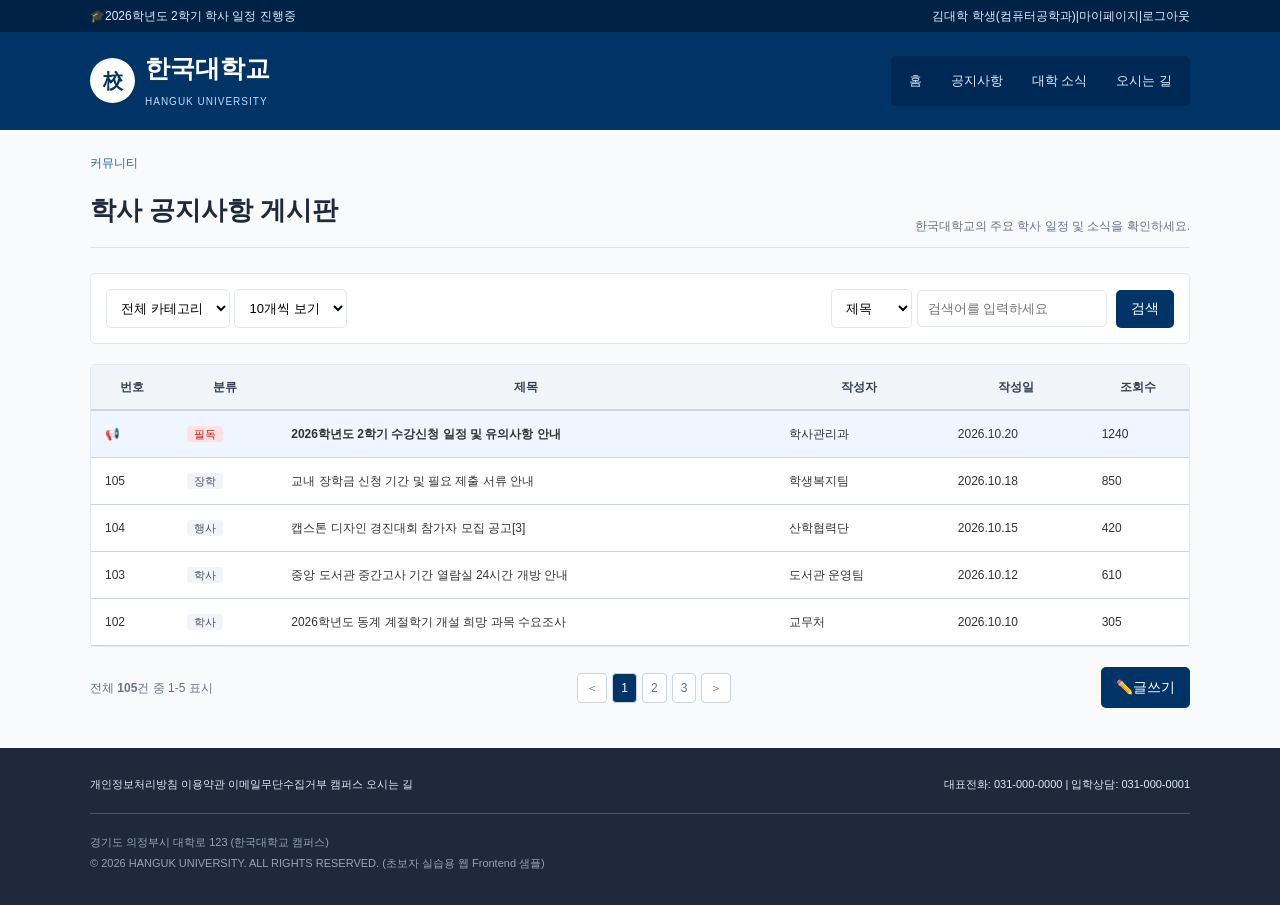
<file: board.html>
<!DOCTYPE html>
<html lang="en">
<head>
    <meta charset="UTF-8">
    <meta name="viewport" content="width=device-width, initial-scale=1.0">
    <link rel="stylesheet" href="css/style.css">
    <title>한국대학교 메인</title>
</head>
<body>
    <div class="top">
        <div class="wrap topin">
            <span>🎓2026학년도 2학기 학사 일정 진행중</span>
            <span>김대학 학생(컴퓨터공학과)|<a href="#">마이페이지</a>|<a href="#">로그아웃</a></span>
        </div>
    </div>

    <header>
        <div class="wrap headin">
            <a href="index.html" class="logo">
                <span class="mark">校</span>
                <span>
                    <b>한국대학교</b>
                    <small>HANGUK UNIVERSITY</small>    
                </span>    
            </a>
            <nav>
                <a href="index.html">홈</a>
                <a href="board.html">공지사항</a>
                <a href="#">대학 소식</a>
                <a href="#">오시는 길</a>
            </nav>
        </div>
    </header>

    <main class="wrap main">
       <div class="page-title">
            <div>
                <small>커뮤니티</small>
                <h1>학사 공지사항 게시판</h1>
            </div>
            <p>한국대학교의 주요 학사 일정 및 소식을 확인하세요.</p>
       </div>
       <div class="search">
            <div>
                <select>
                    <option>전체 카테고리</option>
                    <option>학사</option>
                    <option>장학</option>
                    <option>행사</option>
                </select>
                <select>
                    <option>10개씩 보기</option>
                    <option>20개씩 보기</option>
                </select>
            </div>
            <div>
                <select>
                    <option>제목</option>
                    <option>작성자</option>
                </select>
                <input type="text" placeholder="검색어를 입력하세요">
                <button class="btn navy-btn">검색</button>
            </div>
       </div>
       <div class="table-box">
            <table>
                <thead>
                    <tr>
                        <th>번호</th>
                        <th>분류</th>
                        <th>제목</th>
                        <th>작성자</th>
                        <th>작성일</th>
                        <th>조회수</th>
                    </tr>
                </thead>
                <tbody>
                    <tr class="pinned"> <!--게시판 고정글--> 
                        <td>📢</td>
                        <td><em>필독</em></td>
                        <td><a href="view.html"><b>2026학년도 2학기 수강신청 일정 및 유의사항 안내</b></a></td>
                        <td>학사관리과</td>
                        <td>2026.10.20</td>
                        <td>1240</td>
                    </tr>
                    <tr>
                        <td>105</td>
                        <td><label>장학</label></td>
                        <td><a href="view.html">교내 장학금 신청 기간 및 필요 제출 서류 안내</a></td>
                        <td>학생복지팀</td>
                        <td>2026.10.18</td>
                        <td>850</td>
                    </tr>
                    <tr>
                        <td>104</td>
                        <td><label>행사</label></td>
                        <td><a href="view.html">캡스톤 디자인 경진대회 참가자 모집 공고<span>[3]</span></a></td>
                        <td>산학협력단</td>
                        <td>2026.10.15</td>
                        <td>420</td>
                    </tr>
                    <tr>
                        <td>103</td>
                        <td><label>학사</label></td>
                        <td><a href="view.html">중앙 도서관 중간고사 기간 열람실 24시간 개방 안내</a></td>
                        <td>도서관 운영팀</td>
                        <td>2026.10.12</td>
                        <td>610</td>
                    </tr>
                    <tr>
                        <td>102</td>
                        <td><label>학사</label></td>
                        <td><a href="view.html">2026학년도 동계 계절학기 개설 희망 과목 수요조사</a></td>
                        <td>교무처</td>
                        <td>2026.10.10</td>
                        <td>305</td>
                    </tr>
                </tbody>
            </table>
        </div>
        <div class="page-link">
            <span>전체 <b>105</b>건 중 1-5 표시</span>
            <div class="pages">
                <a href="#">＜</a>
                <a href="#" class="selected">1</a>
                <a href="#">2</a>
                <a href="#">3</a>
                <a href="#">＞</a>
            </div>
            <a href="writing.html" class="btn navy-btn">✏️글쓰기</a>
        </div>
    </main>

    <footer>
        <div class="wrap">
            <div class="footerlink">
                개인정보처리방침 이용약관 이메일무단수집거부 캠퍼스 오시는 길
                <span>대표전화: 031-000-0000 | 입학상담: 031-000-0001</span>
            </div>
            <p>경기도 의정부시 대학로 123 (한국대학교 캠퍼스)</p>
            <p>© 2026 HANGUK UNIVERSITY. ALL RIGHTS RESERVED. (초보자 실습용 웹 Frontend 샘플)</p>
        </div>
    </footer>
</body>
</html>
</file>
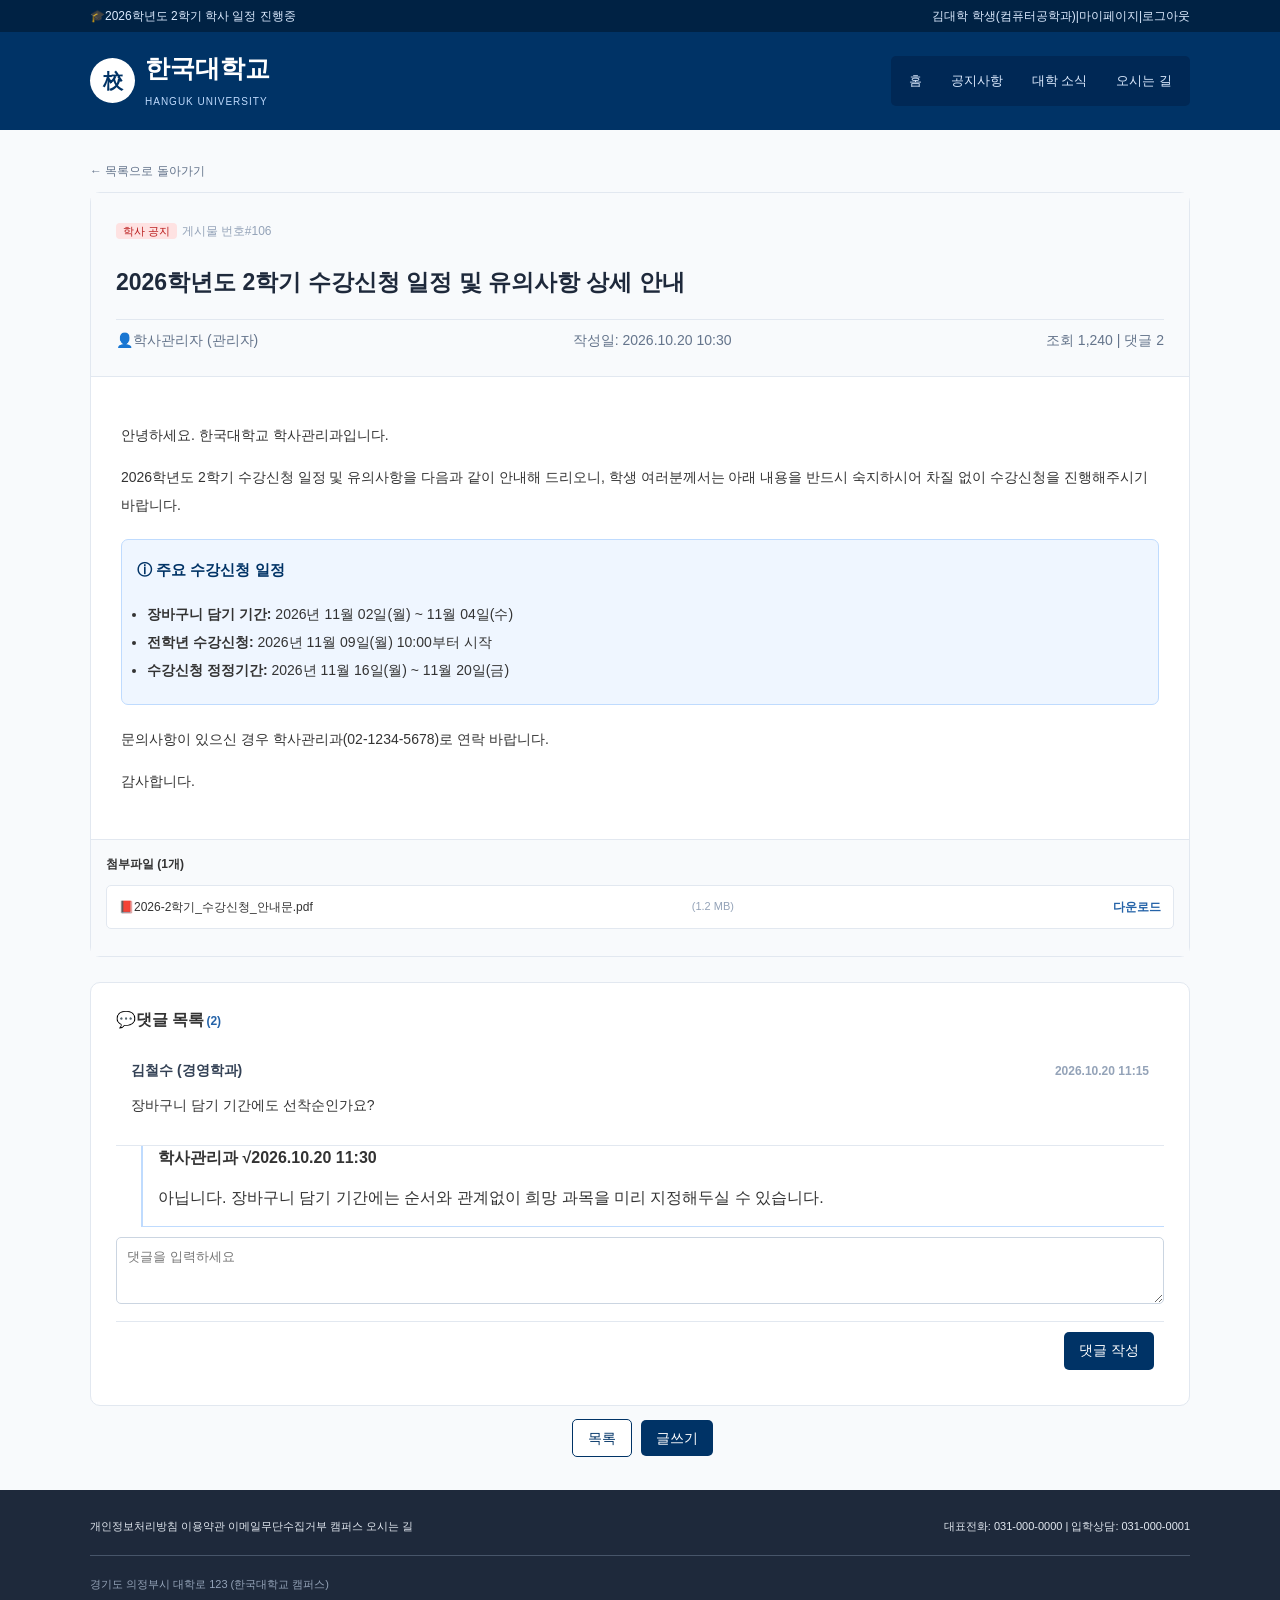
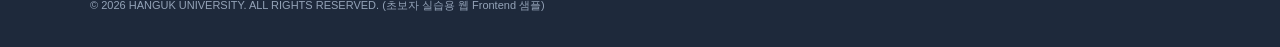
<file: view.html>
<!DOCTYPE html>
<html lang="en">
<head>
    <meta charset="UTF-8">
    <meta name="viewport" content="width=device-width, initial-scale=1.0">
    <link rel="stylesheet" href="css/style.css">
    <title>게시판 | 글내용</title>
</head>
<body>
    <div class="top">
        <div class="wrap topin">
            <span>🎓2026학년도 2학기 학사 일정 진행중</span>
            <span>김대학 학생(컴퓨터공학과)|<a href="#">마이페이지</a>|<a href="#">로그아웃</a></span>
        </div>
    </div>

    <header>
        <div class="wrap headin">
            <a href="index.html" class="logo">
                <span class="mark">校</span>
                <span>
                    <b>한국대학교</b>
                    <small>HANGUK UNIVERSITY</small>    
                </span>    
            </a>
            <nav>
                <a href="index.html">홈</a>
                <a href="board.html">공지사항</a>
                <a href="#">대학 소식</a>
                <a href="#">오시는 길</a>
            </nav>
        </div>
    </header>

    <main class="wrap main">
        <p class="back"><a href="board.html">← 목록으로 돌아가기</a></p>
        <!--공지사항 내용-->  
        <article class="article">
            <div class="article-head">
                <em>학사 공지</em> <small>게시물 번호#106</small>
                <h1>2026학년도 2학기 수강신청 일정 및 유의사항 상세 안내</h1>
                <div class="meta">
                    <span>👤학사관리자 (관리자)</span>
                    <span>작성일: 2026.10.20 10:30</span>
                    <span>조회 1,240 | 댓글 2</span>
                </div>
            </div>
            <div class="article-body">
                <p>안녕하세요. 한국대학교 학사관리과입니다.</p>
                <p>2026학년도 2학기 수강신청 일정 및 유의사항을 다음과 같이 안내해 드리오니, 
                   학생 여러분께서는 아래 내용을 반드시 숙지하시어 차질 없이 수강신청을 진행해주시기 바랍니다.</p>
                <div class="schedule">
                    <h3>ⓘ 주요 수강신청 일정</h3>
                    <ul>
                        <li><b>장바구니 담기 기간:</b> 2026년 11월 02일(월) ~ 11월 04일(수)</li>
                        <li><b>전학년 수강신청:</b> 2026년 11월 09일(월) 10:00부터 시작</li>
                        <li><b>수강신청 정정기간:</b> 2026년 11월 16일(월) ~ 11월 20일(금)</li>
                    </ul>
                </div>
                <p>문의사항이 있으신 경우 학사관리과(02-1234-5678)로 연락 바랍니다.</p>
                <p>감사합니다.</p>
            </div>
            <div class="attachment">
                <b>첨부파일 (1개)</b>
                <p>📕2026-2학기_수강신청_안내문.pdf <small>(1.2 MB)</small>
                <a href="#">다운로드</a></p>
            </div>
        </article>
        <!--댓글 목록-->
        <section class="comments">
            <h2>💬댓글 목록<span class="comments-count">(2)</span></h2>
            <div class="comments-text">
                <b>김철수 (경영학과)<span>2026.10.20 11:15</span></b>
                <p>장바구니 담기 기간에도 선착순인가요?</p>
            </div>
            <div class="comments-reply">
                <b>학사관리과 √<span>2026.10.20 11:30</span></b>
                <p>아닙니다. 장바구니 담기 기간에는 순서와 관계없이 희망 과목을 
                   미리 지정해두실 수 있습니다.</p>
            </div>
            <textarea rows="3" placeholder="댓글을 입력하세요"></textarea>
            <div class="action">
                <button class="btn navy-btn">댓글 작성</button>
            </div>
        </section>
        <div class="buttons">
            <a href="board.html" class="btn white-btn">목록</a>
            <a href="board.html" class="btn navy-btn">글쓰기</a>
        </div>
    </main>

    <footer>
        <div class="wrap">
            <div class="footerlink">
                개인정보처리방침 이용약관 이메일무단수집거부 캠퍼스 오시는 길
                <span>대표전화: 031-000-0000 | 입학상담: 031-000-0001</span>
            </div>
            <p>경기도 의정부시 대학로 123 (한국대학교 캠퍼스)</p>
            <p>© 2026 HANGUK UNIVERSITY. ALL RIGHTS RESERVED. (초보자 실습용 웹 Frontend 샘플)</p>
        </div>
    </footer>
</body>
</html>
</file>
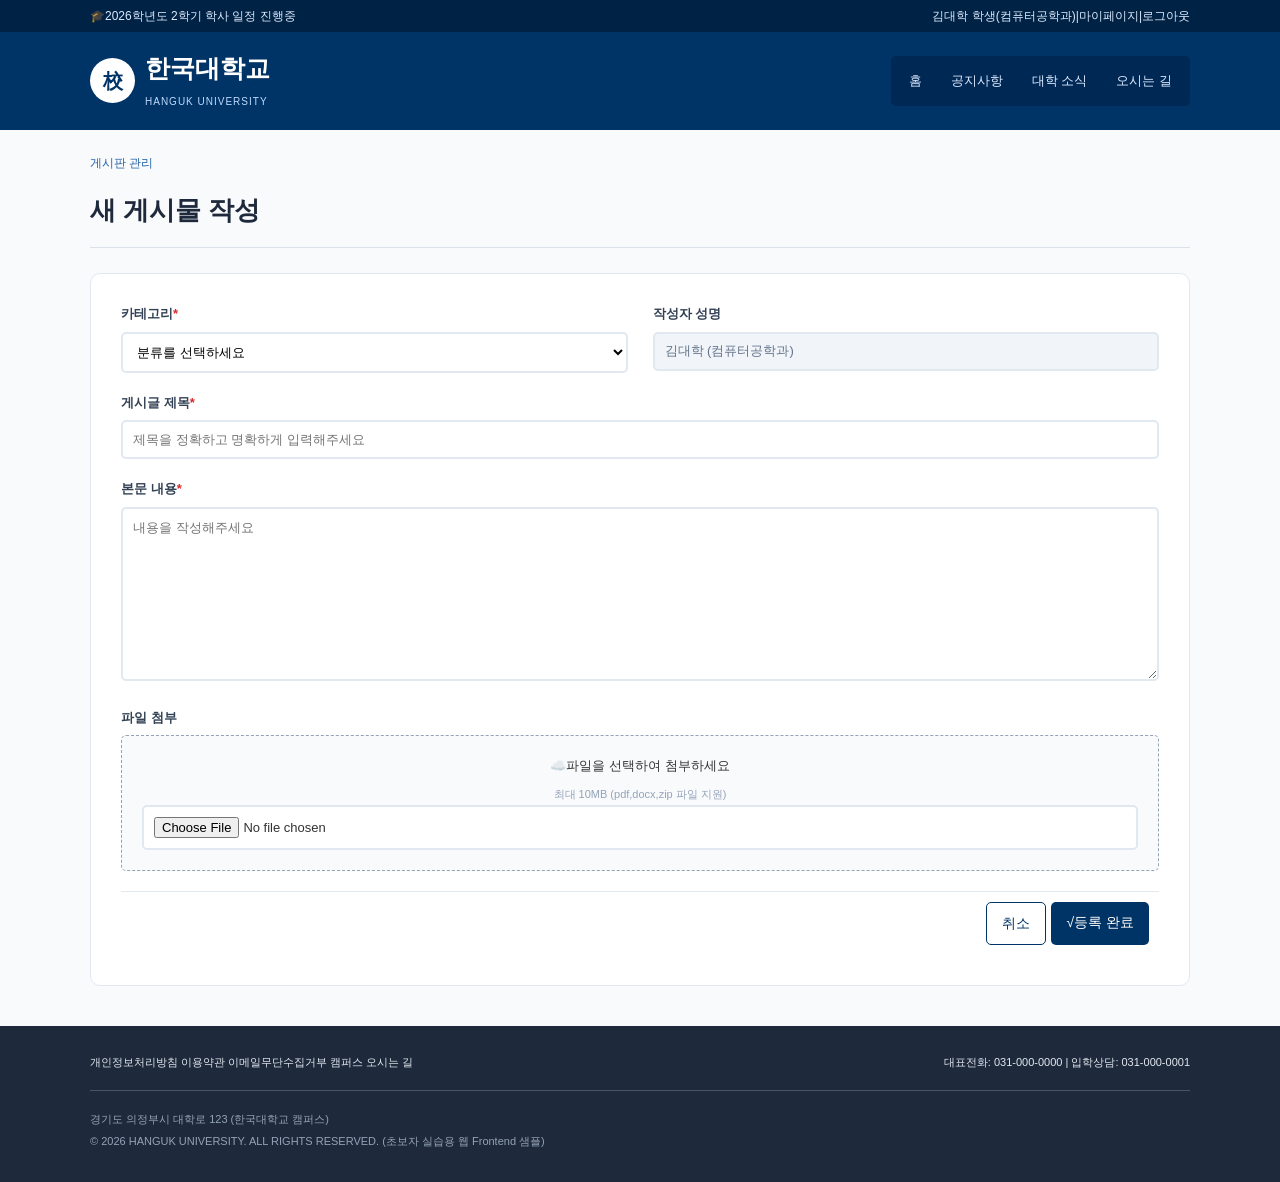
<file: writing.html>
<!DOCTYPE html>
<html lang="en">
<head>
    <meta charset="UTF-8">
    <meta name="viewport" content="width=device-width, initial-scale=1.0">
    <link rel="stylesheet" href="css/style.css">
    <title>게시판 | 새 게시물 작성</title>
</head>
<body>
    <div class="top">
        <div class="wrap topin">
            <span>🎓2026학년도 2학기 학사 일정 진행중</span>
            <span>김대학 학생(컴퓨터공학과)|<a href="#">마이페이지</a>|<a href="#">로그아웃</a></span>
        </div>
    </div>

    <header>
        <div class="wrap headin">
            <a href="index.html" class="logo">
                <span class="mark">校</span>
                <span>
                    <b>한국대학교</b>
                    <small>HANGUK UNIVERSITY</small>    
                </span>    
            </a>
            <nav>
                <a href="index.html">홈</a>
                <a href="board.html">공지사항</a>
                <a href="#">대학 소식</a>
                <a href="#">오시는 길</a>
            </nav>
        </div>
    </header>

    <main class="wrap main">
        <div class="page-title">
            <div>
                <small>게시판 관리</small>
                <h1>새 게시물 작성</h1>
            </div>
       </div>
       <!--글쓰기 폼-->
       <section class="formpanel">
            <div class="form-row">
                <!--카테고리-->
                <div class="field">
                    <label>카테고리<b class="red">*</b></label>
                    <select>
                        <option>분류를 선택하세요</option>
                        <option>학사 공지</option>
                        <option>장학 안내</option>
                        <option>행사/모집</option>
                    </select>
                </div>
                <!--작성자 성명-->
                <div class="field">
                    <label>작성자 성명</label>
                    <input type="text" value="김대학 (컴퓨터공학과)" readonly>
                </div>
            </div>
            <!--게시글 제목-->
            <div class="field">
                <label>게시글 제목<b class="red">*</b></label>
                <input type="text" placeholder="제목을 정확하고 명확하게 입력해주세요">
            </div>
            <!--본문 내용-->
            <div class="field">
                <label>본문 내용<b class="red">*</b></label>
                <textarea rows="10" placeholder="내용을 작성해주세요"></textarea>
            </div>
            <!--파일 첨부-->
            <div class="field">
                <label>파일 첨부</label>
                <div class="upload">
                    <p>☁️파일을 선택하여 첨부하세요</p>
                    <small>최대 10MB (pdf,docx,zip 파일 지원)</small>
                    <input type="file">
                </div>
            </div>
            <!--등록, 취소 버튼-->
            <div class="action">
                <a href="board.html" class="btn white-btn">취소</a>
                <button class="btn navy-btn">√등록 완료</button>
            </div>
       </section>
    </main>

    <footer>
        <div class="wrap">
            <div class="footerlink">
                개인정보처리방침 이용약관 이메일무단수집거부 캠퍼스 오시는 길
                <span>대표전화: 031-000-0000 | 입학상담: 031-000-0001</span>
            </div>
            <p>경기도 의정부시 대학로 123 (한국대학교 캠퍼스)</p>
            <p>© 2026 HANGUK UNIVERSITY. ALL RIGHTS RESERVED. (초보자 실습용 웹 Frontend 샘플)</p>
        </div>
    </footer>
</body>
</html>
</file>
<file: css/style.css>
/* 공통 기본 설정 */
* {
    box-sizing: border-box;
}

body {
    margin: 0;
    font-family: Arial, "맑은 고딕", sans-serif;
    color: #333;
    background-color: #f8fafc;
    line-height: 1.5;
}

a {
    color: inherit;
    text-decoration: none;
}

a:hover {
    text-decoration: underline;
}

.wrap {
    max-width: 1100px;
    margin: 0 auto;
}

/* top 디자인 */
.top {
    background-color: #002244;
    color: #dbeafe;
    font-size: 12px;
    padding: 7px 0;
}

.topin {
    display: flex;
    justify-content: space-between;
    gap: 10px;
}

.headin {
    display: flex;
    justify-content: space-between;
    align-items: center;
    padding: 18px 0;
}

/* header 디자인 */
header {
    background-color: #003366;
    color: white;
}

.logo {
    display: flex;
    gap: 10px;
    align-items: center;
}

.mark {
    display: flex;
    justify-content: center;
    align-items: center;
    width: 45px;
    height: 45px;
    border-radius: 50%; /* 원 테두리 디자인 */
    background-color: white;
    color: #003366;
    font-size: 20px;
    font-weight: bold;
}

.logo b {
    display: block;
    font-size: 25px;
}

.logo small {
    font-size: 10px;
    color: #bfdbfe;
    letter-spacing: 1px;
}

nav {
    display: flex;
    gap: 5px;
    background-color: #002855;
    font-size: 13px;
    padding: 6px;
    border-radius: 5px;
}

nav a {
    color: #dbeafe;
    padding: 9px 12px;
}

nav a:hover {
    background-color: #2563a8;
    color: white;
    text-decoration: none;
    border-radius: 5px;
}

/* main 디자인 */
.main {
    padding-top: 20px;
    padding-bottom: 40px;
    min-height: 600px;
}

.hero {
    background: linear-gradient(110deg, #003366, #005599);
    border-radius: 15px;
    color: white;
    padding: 40px;
    position: relative;
}

.pill {
    background-color: #245985;
    border: 1px solid #6496c4;
    border-radius: 20px;
    padding: 4px 7px;
    font-size: 12px;
}

.hero h1 {
    font-size: 32px;
}

.hero p {
    font-size: 14px;
    color: #dbeafe;
}

/* 공통 버튼 디자인 */
.btn {
    border: 0;
    text-align: center;
    padding: 10px 15px;
    font-family: inherit;
    border-radius: 5px;
    font-size: 14px;
    background-color: #bfdbfe;
}

.btn:hover {
    text-decoration: none;
    opacity: 0.9;
}

.orange-btn {
    background-color: #e67e22;
    color: white;
}

.white-btn {
    background-color: white;
    color: #003366;
    margin-left: 5px;
    border: 1px solid #003366;
}

.navy-btn {
    background-color: #003366;
    color: white;
    margin-left: 5px;
}

em {
    background-color: #fee2e2;
    font-style: normal;
    font-size: 11px;
    padding: 2px 7px;
    border-radius: 4px;
    color: #b91c1c;
}

.watermark {
    font-size: 150PX;
    opacity: 0.1;
    color: white;
    font-weight: bold;
    position: absolute;
    right: 20px;
    bottom: -40px; /* 기본 padding 값이 있기 때문에 음수 값을 설정 */
}

.quick {
    display: flex;
    gap: 15px;
    margin-top: 20px;
}

.quick a {
    flex: 1;
    border: 1px solid #e2e8f0;
    padding: 18px 10px;
    text-align: center;
    background-color: white;
    border-radius: 10px;
}

.quick i {
    display: block;
    background-color: #eff6ff;
    border-radius: 50%;
    font-size: 22px;
    width: 45px;
    height: 45px;
    margin: 0 auto;
    padding-top: 7px;
    font-style: normal; /* 원 상태로 복귀 */
}

.quick b {
    display: block;
    font-size: 13px;
}

.quick small {
    display: block;
    font-size: 11px;
    color: #64748b;
    margin-top: 5px;
}

.quick a:hover {
    text-decoration: none;
    border: 1px solid #9bb8d4;
}

.info-news {
    display: flex;
    gap: 18px;
    margin-top: 20px;
}

.panel {
    flex: 1;
    border: 1px solid #e2e8f0;
    border-radius: 10px;
    padding: 22px;
    background-color: white;
}

.info-title {
    display: flex;
    justify-content: space-between;
    align-items: center;
    border-bottom: 1px solid #e2e8f0;
    margin-bottom: 10px;
}

.news-title {
    display: flex;
    justify-content: space-between;
    align-items: center;
    border-bottom: 1px solid #e2e8f0;
    margin-bottom: 10px;
}

.info-title a {
    color: #2563a8;
    font-size: 12px;
}

.news-title small {
    color: #94a3b8;
    font-size: 11px;
}

.info-content {
    list-style: none;
    margin: 0;
    padding: 0;
}

.info-content li {
    font-size: 12px;
    display: flex;
    justify-content: space-between;
    gap: 10px;
    padding: 8px 0;
    align-items: center;
}

.info-content em {
    background-color: #fee2e2;
    font-style: normal;
    font-size: 11px;
    padding: 2px 7px;
    border-radius: 4px;
    color: #b91c1c;
}

.info-content span {
    font-size: 11px;
    color: #2563a8;
}

.news-content {
    display: flex;
    gap: 10px;
}

.news-content img {
    border-radius: 5px;
    object-fit: cover;
    width: 120px;
    height: 90px;
}

.news-content .blue {
    font-size: 12px;
    color: #2563a8;
}

.news-content h3 {
    font-size: 13px;
    margin: 5px 0;
}

.news-content p {
    font-size: 13px;
    color: #64748b;
}

.news-content span {
    font-size: 11px;
    color: #2563a8;
}

/* footer 디자인 */
footer {
    background-color: #1e293b;
    color: #94a3b8;
    padding: 28px 0;
    font-size: 11px;
}

.footerlink {
    color: #e2e8f0;
    border-bottom: 1px solid #475569;
    padding-bottom: 20px;
    margin-bottom: 20px;
    display: flex;
    justify-content: space-between;
    gap: 10px;
}

footer p {
    margin-top: 5px;
    margin-bottom: 5px;
}

/* 게시판 디자인 */
.page-title {
    display: flex;
    justify-content: space-between;
    border-bottom: 1px solid #dbe2ea;
    margin-bottom: 25px;
    align-items: end; /* 세로 정렬의 하단 위치 */
}

.page-title small {
    font-size: 12px;
    color: #2563a8;
}

.page-title h1 {
    font-size: 26px;
    color: #1e293b;
}

.page-title p {
    font-size: 12px;
    color: #64748b;
}

/* 게시판 검색 디자인 */
.search {
    display: flex;
    justify-content: space-between;
    align-items: center;
    padding: 15px;
    background-color: white;
    border: 1px solid #e2e8f0;
    border-radius: 5px;
    margin-bottom: 20px;
}

select, input {
    font-family: inherit;
    font-size: 13px;
    padding: 10px;
    background-color: white;
    border: 1px solid #e2e8f0;
    border-radius: 5px;
}

.table-box {
    background-color: white;
    border: 1px solid #e2e8f0;
    border-radius: 5px;
}

table {
    width: 100%;
    border-collapse: collapse;
    font-size: 12px;
}

th {
    background-color: #f1f5f9;
    color: #334155;
    padding: 13px;
    border-bottom: 2px solid #cbd5e1;
}

td {
    padding: 14px;
    border-bottom: 1px solid #cbd5e1;
}

.pinned {
    background-color: #eff6ff;
}

td em {
    background-color: #fee2e2;
    font-style: normal;
    font-size: 11px;
    padding: 2px 7px;
    border-radius: 4px;
    color: #b91c1c;
}

td label {
    background-color: #f1f5f9;
    font-style: normal;
    font-size: 11px;
    padding: 2px 7px;
    border-radius: 4px;
    color: #475569;
}

td:nth-child(3) {
    text-align: left;
}

/* 하단 페이지 번호 처리 */
.page-link {
    display: flex;
    justify-content: space-between;
    align-items: center;
    margin-top: 20px;
    font-size: 12px;
    color: #64748b;
}

.pages {
    display: flex;
    gap: 5px;
}

.pages a {
    background-color: white;
    border: 1px solid #cbd5e1;
    border-radius: 4px;
    padding: 5px 8px;
}

.pages .selected {
    background-color: #003366;
    color: white; 
}

/* 게시판 작성글 디자인 */
.back {
    color: #64748b;
    font-size: 12px;
}

.article {
    background-color: white;
    border: 1px solid #e2e8f0;
    border-radius: 10px;
}

.article-head {
    background-color: #f8fafc;
    padding: 25px;
    border-bottom: 1px solid #e2e8f0;
}

.article-head small {
    font-size: 12px;
    color: #94a3b8;
}

.article-head h1 {
    color: #1e293b;
    font-size: 23px;
    margin-top: 23px;
    margin-bottom: 20px;
    margin-left: 0;
}

.article-head .meta {
    display: flex;
    justify-content: space-between;
    border-top: 1px solid #e2e8f0;
    font-size: 14px;
    color: #64748b;
    gap: 10px;
    padding-top: 10px;
}

.article-body {
    padding: 30px;
    min-height: 250px;
    font-size: 14px;
    line-height: 2.0;
}

.schedule {
    border: 1px solid #bfdbfe;
    background-color: #eff6ff;
    border-radius: 7px;
    padding: 15px;
    margin-top: 20px;
    margin-bottom: 20px;
} 

.schedule h3 {
    color: #003366;
    font-size: 15px;
    margin-top: 0;
    margin-left: 0;
}

.schedule ul {
    padding-left: 10px;
    margin-bottom: 5px;
}

.attachment {
    border-top: 1px solid #e2e8f0;
    padding: 15px;
    font-size: 12px;
    background-color: #f8fafc;
}

.attachment p {
    display: flex;
    justify-content: space-between;
    border: 1px solid #e2e8f0;
    border-radius: 5px;
    background-color: white;
    padding: 12px;
}

.attachment a {
    color: #2563a8;
    font-weight: bold;
}

.attachment p small {
    font-size: 11px;
    color: #94a3b8;
}

.comments {
    background-color: white;
    border: 1px solid #e2e8f0;
    border-radius: 10px;
    padding: 25px;
    margin-top: 25px;
}

.comments h2 {
    font-size: 16px;
    margin-top: 0;
}

.comments-count {
    font-size: 12px;
    color: #2563a8;
    margin-left: 2px;
}

.comments-text {
    border-bottom: 1px solid #e2e8f0;
    padding: 15px;
    font-size: 14px;
}

.comments-text b {
    color: #334155;
    display: flex;
    justify-content: space-between;
    align-items: center;
}

.comments-text span {
    color: #94a3b8;
    font-size: 12px;
}

.comments-reply {
    margin-left: 25px;
    margin-bottom: 10px;
    padding-left: 15px;
    border-left: 2px solid #bfdbfe;
    border-bottom: 1px solid #bfdbfe;
}

.comments textarea {
    width: 100%;
    border: 1px solid #cbd5e1;
    border-radius: 5px;
    background-color: white;
    font-size: 13px;
    font-family: inherit;
    padding: 10px;
    resize: vertical;
}

.action {
    display: flex;
    justify-content: flex-end;
    padding: 10px;
    border-top: 1px solid #e2e8f0;
    margin-top: 10px;
}

.buttons {
    text-align: center;
    margin-top: 20px;
}

/* 글쓰기 폼 디자인 */
.formpanel {
    background-color: white;
    border: 1px solid #e2e8f0;
    border-radius: 10px;
    padding: 30px;
}

.form-row {
    display: flex;
    gap: 25px;
}

.form-row .field {
    flex: 1;
}

.field {
    margin-bottom: 20px;
}

.field label {
    display: block;
    font-size: 13px;
    font-weight: bold;
    color: #334155;
    margin-bottom: 8px;
}

.field .red {
    color: #dc2626;
}

.field select, .field input, .field textarea {
    width: 100%;
    border: 2px solid #e2e8f0;
} 

.field input[readonly] { /* readonly 속성을 가진 input을 지정 */
    background-color: #f1f5f9;
    color: #64748b;
}

.field textarea {
    padding: 10px;
    font-size: 13px;
    border-radius: 5px;
    font-family: inherit;
    resize: vertical;
}

.upload {
    padding: 20px;
    text-align: center;
    background-color: #f8fafc;
    border: 1px dashed #94a3b8;
    border-radius: 5px;
}

.upload p {
    font-size: 13px;
    margin-top: 0;
    margin-bottom: 5px;
}

.upload small {
    font-size: 11px;
    color: #94a3b8;
    margin-bottom: 20px;
}
</file>
